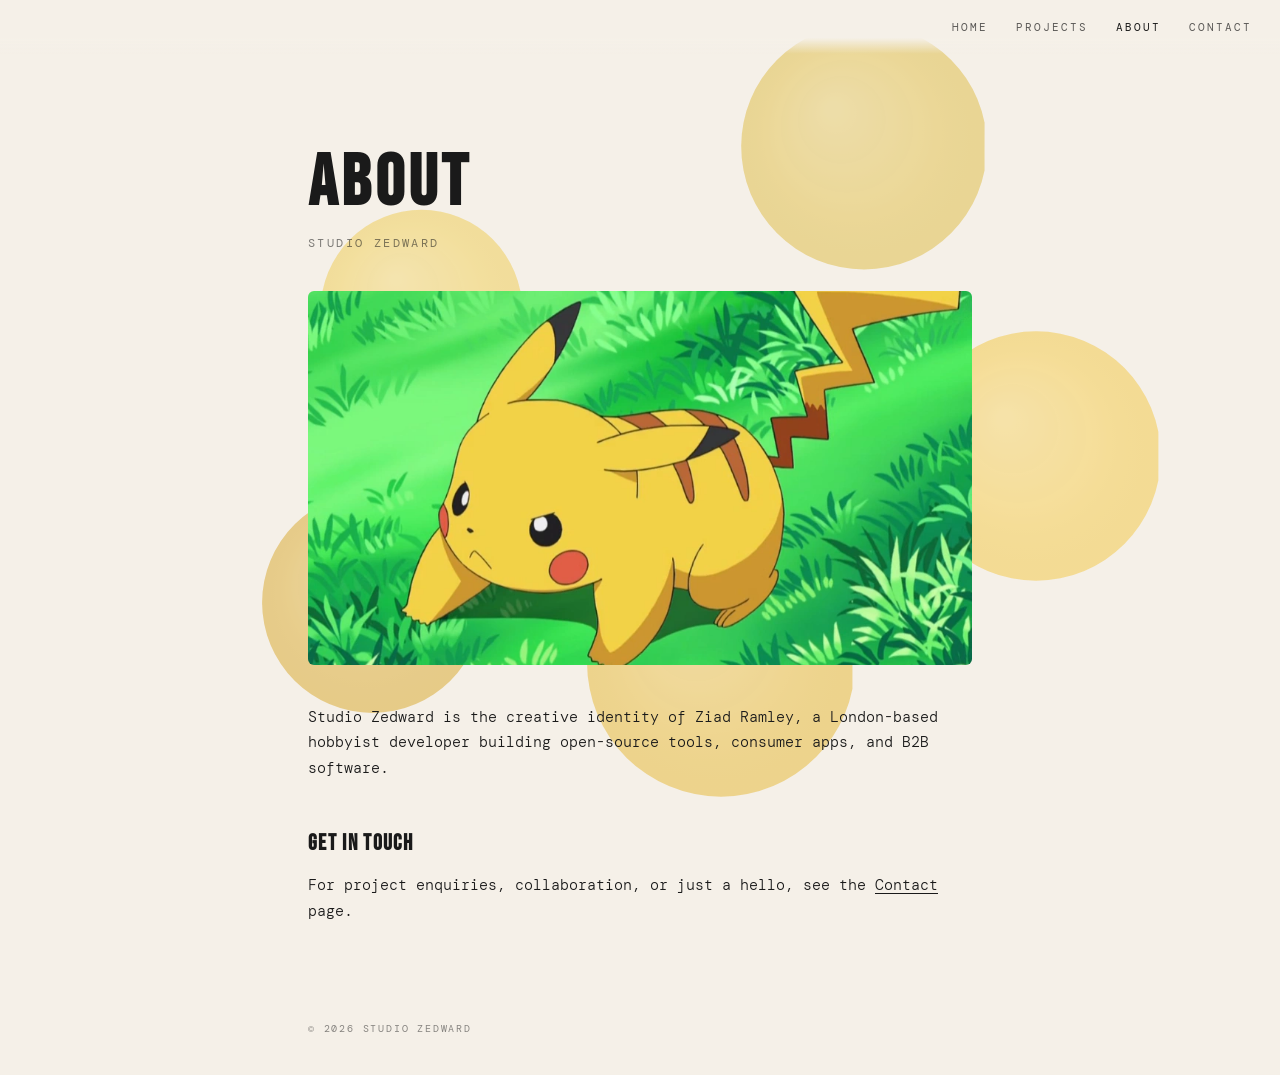
<file: about.html>
<!DOCTYPE html>
<html lang="en">
<head>
<meta charset="UTF-8">
<meta name="viewport" content="width=device-width, initial-scale=1.0">
<title>About — Studio Zedward</title>
<meta name="description" content="About Studio Zedward — A London-based solo developer building open-source tools, consumer apps, and B2B software.">
<meta name="author" content="Studio Zedward">
<link rel="canonical" href="https://studiozedward.com/about.html">

<!-- Open Graph -->
<meta property="og:type" content="website">
<meta property="og:site_name" content="Studio Zedward">
<meta property="og:title" content="About — Studio Zedward">
<meta property="og:description" content="About Studio Zedward — A London-based solo developer building open-source tools, consumer apps, and B2B software.">
<meta property="og:url" content="https://studiozedward.com/about.html">
<meta property="og:image" content="https://studiozedward.com/images/og-default.png">

<!-- Twitter Card -->
<meta name="twitter:card" content="summary_large_image">
<meta name="twitter:site" content="@StudioZedward">
<meta name="twitter:title" content="About — Studio Zedward">
<meta name="twitter:description" content="About Studio Zedward — A London-based solo developer building open-source tools, consumer apps, and B2B software.">
<meta name="twitter:image" content="https://studiozedward.com/images/og-default.png">

<link rel="icon" type="image/svg+xml" href="/favicon.svg">
<link rel="apple-touch-icon" href="/images/apple-touch-icon.png">
<link rel="manifest" href="/manifest.json">

<link rel="preconnect" href="https://fonts.googleapis.com">
<link rel="preconnect" href="https://fonts.gstatic.com" crossorigin>
<link rel="stylesheet" href="https://fonts.googleapis.com/css2?family=Bebas+Neue&family=DM+Mono:wght@300;400&display=swap">

<link rel="stylesheet" href="css/base.css">
<link rel="stylesheet" href="css/page.css">

<script src="js/analytics.js" defer></script>

<script type="application/ld+json">
{
  "@context": "https://schema.org",
  "@type": "Person",
  "name": "Zedward",
  "url": "https://studiozedward.com",
  "jobTitle": "Solo Developer",
  "sameAs": ["https://x.com/StudioZedward"]
}
</script>
</head>
<body>

<nav>
  <a href="index.html">Home</a>
  <div class="nav-dropdown">
    <span tabindex="0">Projects</span>
    <div class="nav-dropdown-menu">
      <a href="pip-token.html">Pip-Token</a>
      <a href="meowify.html">Meowify</a>
      <a href="commbini.html">Commbini</a>
    </div>
  </div>
  <a href="about.html" class="active">About</a>
  <a href="contact.html">Contact</a>
</nav>

<canvas id="bg-canvas"></canvas>

<main>
  <h1>About</h1>
  <p class="subtitle">Studio Zedward</p>

  <div class="hero-image" style="background: #F5C842; padding: 0; overflow: hidden;">
    <img src="images/about/pika.png" alt="Studio Zedward" style="width: 100%; height: 100%; object-fit: cover; display: block;">
  </div>

  <div class="body-text">

    <p>Studio Zedward is the creative identity of Ziad Ramley, a London-based hobbyist developer building open-source tools, consumer apps, and B2B software.</p>

    <h2>Get in touch</h2>
    <p>For project enquiries, collaboration, or just a hello, see the <a href="contact.html">Contact</a> page.</p>
  </div>
</main>

<footer>
  <span>&copy; 2026 Studio Zedward</span>
</footer>

<script type="module">
  import { initDecorativeBlobs } from './js/decorative-blobs.js';
  initDecorativeBlobs(document.getElementById('bg-canvas'), {
    colors: ['#F5C842', '#E8B832', '#D9A82A', '#F0CC50', '#E0BC42'],
    count: 5,
  });
</script>
</body>
</html>
</file>
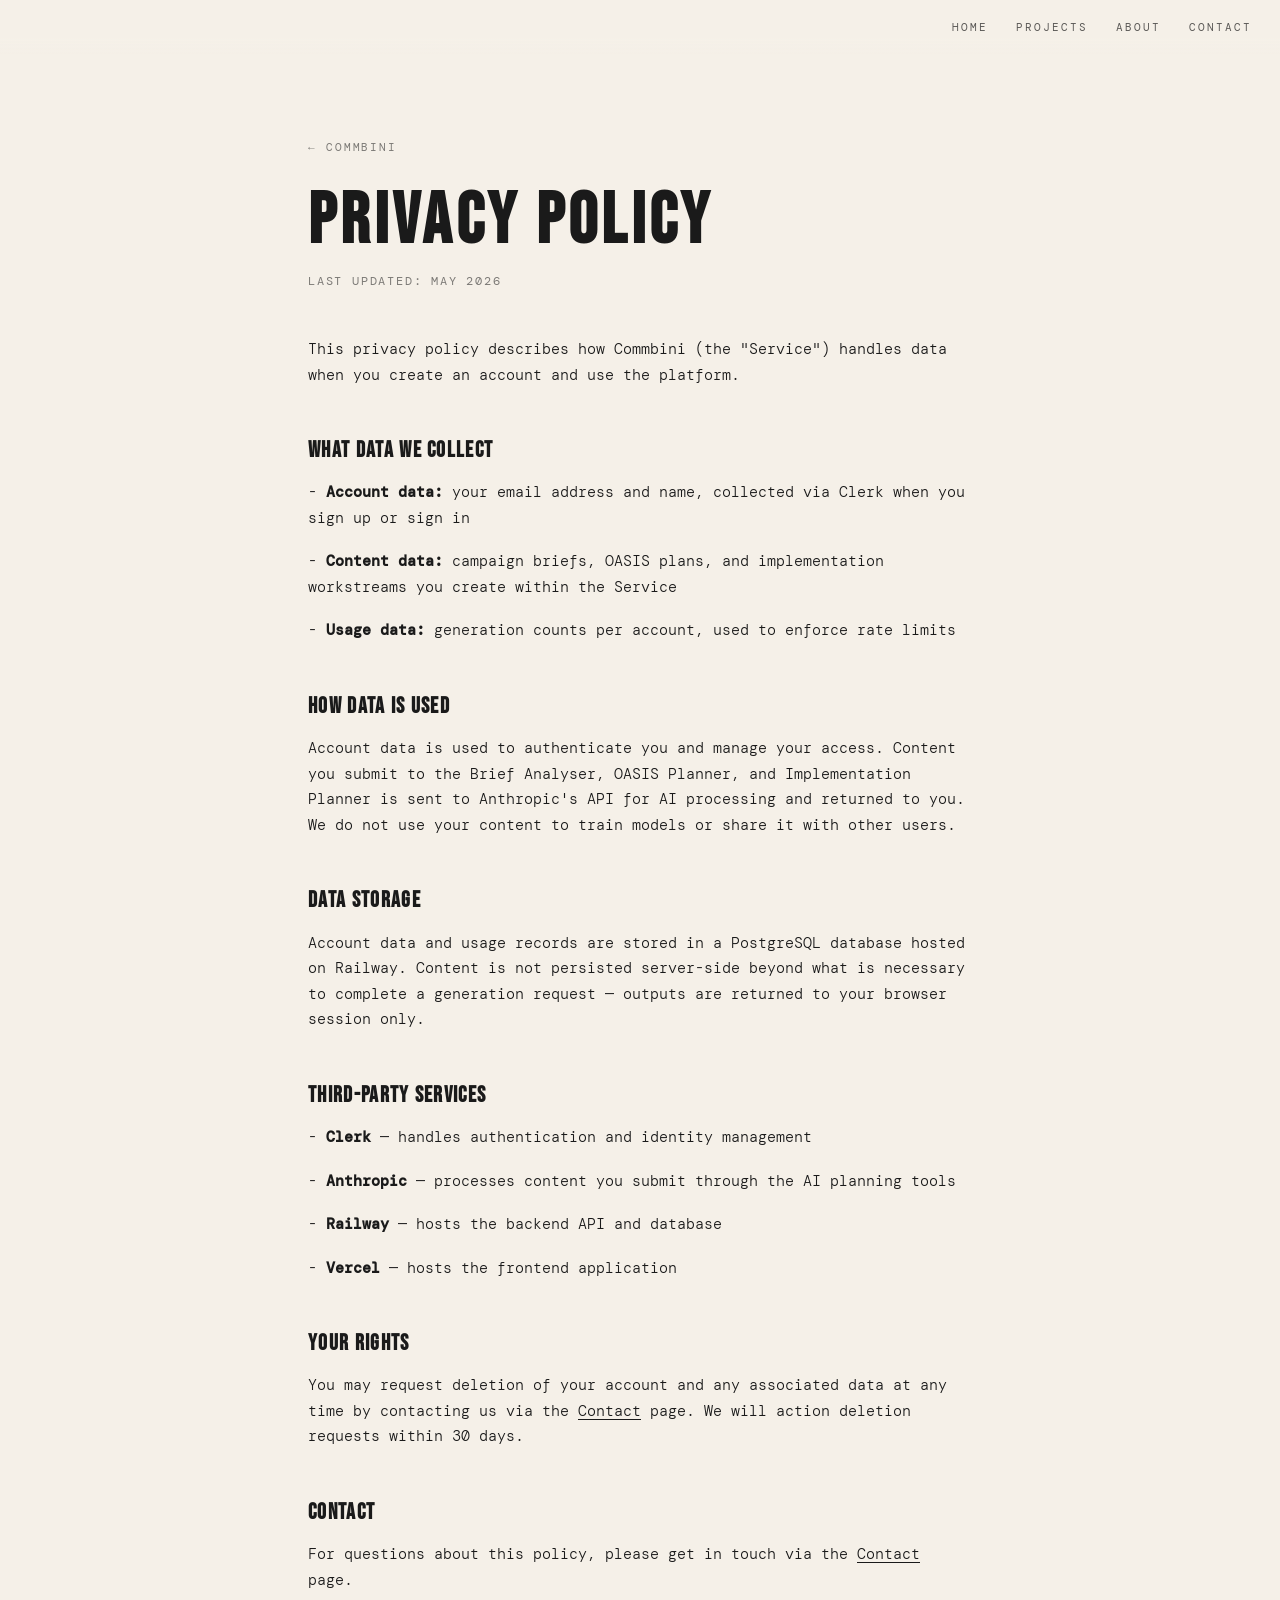
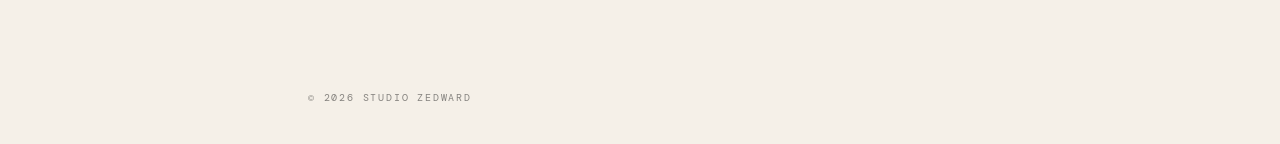
<file: commbini-privacy.html>
<!DOCTYPE html>
<html lang="en">
<head>
<meta charset="UTF-8">
<meta name="viewport" content="width=device-width, initial-scale=1.0">
<title>Commbini Privacy Policy — Studio Zedward</title>
<meta name="description" content="Privacy Policy for Commbini — How the service handles your data.">
<meta name="author" content="Studio Zedward">
<link rel="canonical" href="https://studiozedward.com/commbini-privacy.html">

<!-- Open Graph -->
<meta property="og:type" content="website">
<meta property="og:site_name" content="Studio Zedward">
<meta property="og:title" content="Commbini Privacy Policy — Studio Zedward">
<meta property="og:description" content="Privacy Policy for Commbini — How the service handles your data.">
<meta property="og:url" content="https://studiozedward.com/commbini-privacy.html">
<meta property="og:image" content="https://studiozedward.com/images/og-default.png">

<!-- Twitter Card -->
<meta name="twitter:card" content="summary_large_image">
<meta name="twitter:site" content="@StudioZedward">
<meta name="twitter:title" content="Commbini Privacy Policy — Studio Zedward">
<meta name="twitter:description" content="Privacy Policy for Commbini — How the service handles your data.">
<meta name="twitter:image" content="https://studiozedward.com/images/og-default.png">

<link rel="icon" type="image/svg+xml" href="/favicon.svg">
<link rel="apple-touch-icon" href="/images/apple-touch-icon.png">
<link rel="manifest" href="/manifest.json">

<link rel="preconnect" href="https://fonts.googleapis.com">
<link rel="preconnect" href="https://fonts.gstatic.com" crossorigin>
<link rel="stylesheet" href="https://fonts.googleapis.com/css2?family=Bebas+Neue&family=DM+Mono:wght@300;400&display=swap">

<link rel="stylesheet" href="css/base.css">
<link rel="stylesheet" href="css/page.css">

<script src="js/analytics.js" defer></script>
</head>
<body>

<nav>
  <a href="index.html">Home</a>
  <div class="nav-dropdown">
    <span tabindex="0">Projects</span>
    <div class="nav-dropdown-menu">
      <a href="pip-token.html">Pip-Token</a>
      <a href="meowify.html">Meowify</a>
      <a href="commbini.html">Commbini</a>
    </div>
  </div>
  <a href="about.html">About</a>
  <a href="contact.html">Contact</a>
</nav>

<main>
  <div class="breadcrumb">
    <a href="commbini.html">&larr; Commbini</a>
  </div>

  <h1>Privacy Policy</h1>
  <p class="last-updated">Last updated: May 2026</p>

  <div class="body-text">
    <p>This privacy policy describes how Commbini (the "Service") handles data when you create an account and use the platform.</p>

    <h2>What data we collect</h2>
    <p>- <strong>Account data:</strong> your email address and name, collected via Clerk when you sign up or sign in</p>
    <p>- <strong>Content data:</strong> campaign briefs, OASIS plans, and implementation workstreams you create within the Service</p>
    <p>- <strong>Usage data:</strong> generation counts per account, used to enforce rate limits</p>

    <h2>How data is used</h2>
    <p>Account data is used to authenticate you and manage your access. Content you submit to the Brief Analyser, OASIS Planner, and Implementation Planner is sent to Anthropic's API for AI processing and returned to you. We do not use your content to train models or share it with other users.</p>

    <h2>Data storage</h2>
    <p>Account data and usage records are stored in a PostgreSQL database hosted on Railway. Content is not persisted server-side beyond what is necessary to complete a generation request — outputs are returned to your browser session only.</p>

    <h2>Third-party services</h2>
    <p>- <strong>Clerk</strong> — handles authentication and identity management</p>
    <p>- <strong>Anthropic</strong> — processes content you submit through the AI planning tools</p>
    <p>- <strong>Railway</strong> — hosts the backend API and database</p>
    <p>- <strong>Vercel</strong> — hosts the frontend application</p>

    <h2>Your rights</h2>
    <p>You may request deletion of your account and any associated data at any time by contacting us via the <a href="contact.html">Contact</a> page. We will action deletion requests within 30 days.</p>

    <h2>Contact</h2>
    <p>For questions about this policy, please get in touch via the <a href="contact.html">Contact</a> page.</p>
  </div>
</main>

<footer>
  <span>&copy; 2026 Studio Zedward</span>
</footer>

</body>
</html>
</file>
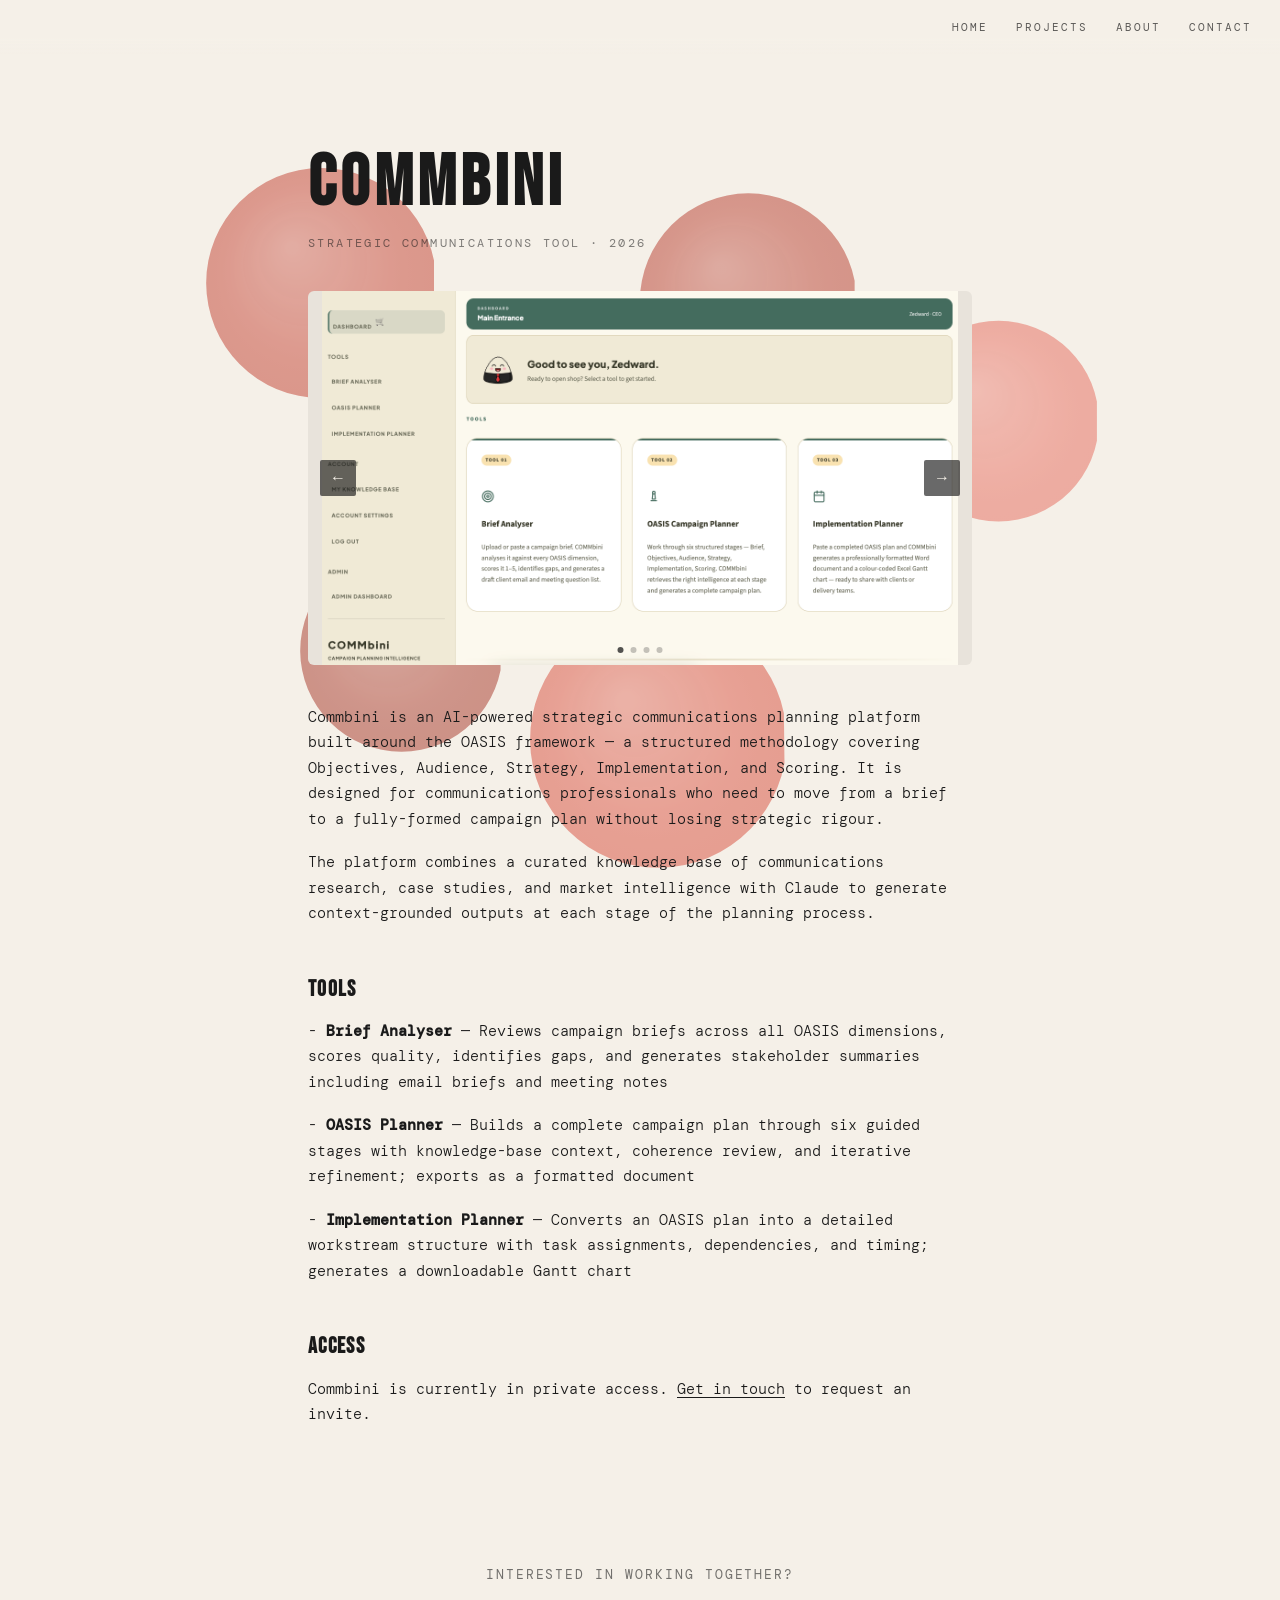
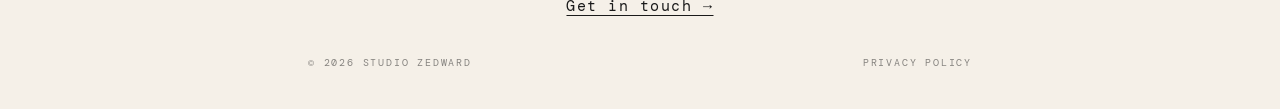
<file: commbini.html>
<!DOCTYPE html>
<html lang="en">
<head>
<meta charset="UTF-8">
<meta name="viewport" content="width=device-width, initial-scale=1.0">
<title>Commbini — Studio Zedward</title>
<meta name="description" content="Commbini — AI-powered strategic communications campaign planning built on the OASIS methodology.">
<meta name="author" content="Studio Zedward">
<link rel="canonical" href="https://studiozedward.com/commbini.html">

<!-- Open Graph -->
<meta property="og:type" content="website">
<meta property="og:site_name" content="Studio Zedward">
<meta property="og:title" content="Commbini — Studio Zedward">
<meta property="og:description" content="Commbini — AI-powered strategic communications campaign planning built on the OASIS methodology.">
<meta property="og:url" content="https://studiozedward.com/commbini.html">
<meta property="og:image" content="https://studiozedward.com/images/og-default.png">

<!-- Twitter Card -->
<meta name="twitter:card" content="summary_large_image">
<meta name="twitter:site" content="@StudioZedward">
<meta name="twitter:title" content="Commbini — Studio Zedward">
<meta name="twitter:description" content="Commbini — AI-powered strategic communications campaign planning built on the OASIS methodology.">
<meta name="twitter:image" content="https://studiozedward.com/images/og-default.png">

<link rel="icon" type="image/svg+xml" href="/favicon.svg">
<link rel="apple-touch-icon" href="/images/apple-touch-icon.png">
<link rel="manifest" href="/manifest.json">

<link rel="preconnect" href="https://fonts.googleapis.com">
<link rel="preconnect" href="https://fonts.gstatic.com" crossorigin>
<link rel="stylesheet" href="https://fonts.googleapis.com/css2?family=Bebas+Neue&family=DM+Mono:wght@300;400&display=swap">

<link rel="stylesheet" href="css/base.css">
<link rel="stylesheet" href="css/page.css">

<script src="js/analytics.js" defer></script>

<script type="application/ld+json">
{
  "@context": "https://schema.org",
  "@type": "WebApplication",
  "name": "Commbini",
  "applicationCategory": "BusinessApplication",
  "author": { "@type": "Person", "name": "Zedward" },
  "url": "https://studiozedward.com/commbini.html"
}
</script>
</head>
<body>

<nav>
  <a href="index.html">Home</a>
  <div class="nav-dropdown">
    <span tabindex="0">Projects</span>
    <div class="nav-dropdown-menu">
      <a href="pip-token.html">Pip-Token</a>
      <a href="meowify.html">Meowify</a>
      <a href="commbini.html">Commbini</a>
    </div>
  </div>
  <a href="about.html">About</a>
  <a href="contact.html">Contact</a>
</nav>

<canvas id="bg-canvas"></canvas>

<main>
  <h1>Commbini</h1>
  <p class="subtitle">Strategic communications tool · 2026</p>

  <div class="carousel" role="region" aria-label="Commbini screenshots">
    <div class="carousel-track">
      <img src="images/commbini/commbini1.png" alt="Commbini screenshot 1">
      <img src="images/commbini/commbini2.png" alt="Commbini screenshot 2">
      <img src="images/commbini/commbini3.png" alt="Commbini screenshot 3">
      <img src="images/commbini/commbini4.png" alt="Commbini screenshot 4">
    </div>
    <button class="carousel-btn prev" aria-label="Previous slide">&#8592;</button>
    <button class="carousel-btn next" aria-label="Next slide">&#8594;</button>
    <div class="carousel-dots">
      <button class="carousel-dot active" aria-label="Slide 1"></button>
      <button class="carousel-dot" aria-label="Slide 2"></button>
      <button class="carousel-dot" aria-label="Slide 3"></button>
      <button class="carousel-dot" aria-label="Slide 4"></button>
    </div>
  </div>

  <div class="body-text">
    <p>Commbini is an AI-powered strategic communications planning platform built around the OASIS framework — a structured methodology covering Objectives, Audience, Strategy, Implementation, and Scoring. It is designed for communications professionals who need to move from a brief to a fully-formed campaign plan without losing strategic rigour.</p>

    <p>The platform combines a curated knowledge base of communications research, case studies, and market intelligence with Claude to generate context-grounded outputs at each stage of the planning process.</p>

    <h2>Tools</h2>
    <p>- <strong>Brief Analyser</strong> — Reviews campaign briefs across all OASIS dimensions, scores quality, identifies gaps, and generates stakeholder summaries including email briefs and meeting notes</p>
    <p>- <strong>OASIS Planner</strong> — Builds a complete campaign plan through six guided stages with knowledge-base context, coherence review, and iterative refinement; exports as a formatted document</p>
    <p>- <strong>Implementation Planner</strong> — Converts an OASIS plan into a detailed workstream structure with task assignments, dependencies, and timing; generates a downloadable Gantt chart</p>

    <h2>Access</h2>
    <p>Commbini is currently in private access. <a href="contact.html">Get in touch</a> to request an invite.</p>
  </div>
</main>

<div class="cta">
  <p>Interested in working together?</p>
  <a href="contact.html">Get in touch &rarr;</a>
</div>

<footer>
  <span>&copy; 2026 Studio Zedward</span>
  <a href="commbini-privacy.html">Privacy Policy</a>
</footer>

<script type="module">
  import { initDecorativeBlobs } from './js/decorative-blobs.js';
  initDecorativeBlobs(document.getElementById('bg-canvas'), {
    colors: ['#E86A5C', '#D94F3D', '#A83729', '#C44131', '#B83C2D'],
    count: 5,
  });

  const track = document.querySelector('.carousel-track');
  const dots = document.querySelectorAll('.carousel-dot');
  const total = dots.length;
  let current = 0;

  function goTo(n) {
    current = (n + total) % total;
    track.style.transform = `translateX(-${current * 100}%)`;
    dots.forEach((d, i) => d.classList.toggle('active', i === current));
  }

  document.querySelector('.carousel-btn.prev').addEventListener('click', () => goTo(current - 1));
  document.querySelector('.carousel-btn.next').addEventListener('click', () => goTo(current + 1));
  dots.forEach((dot, i) => dot.addEventListener('click', () => goTo(i)));

  document.addEventListener('keydown', e => {
    if (e.key === 'ArrowLeft') goTo(current - 1);
    if (e.key === 'ArrowRight') goTo(current + 1);
  });
</script>
</body>
</html>
</file>
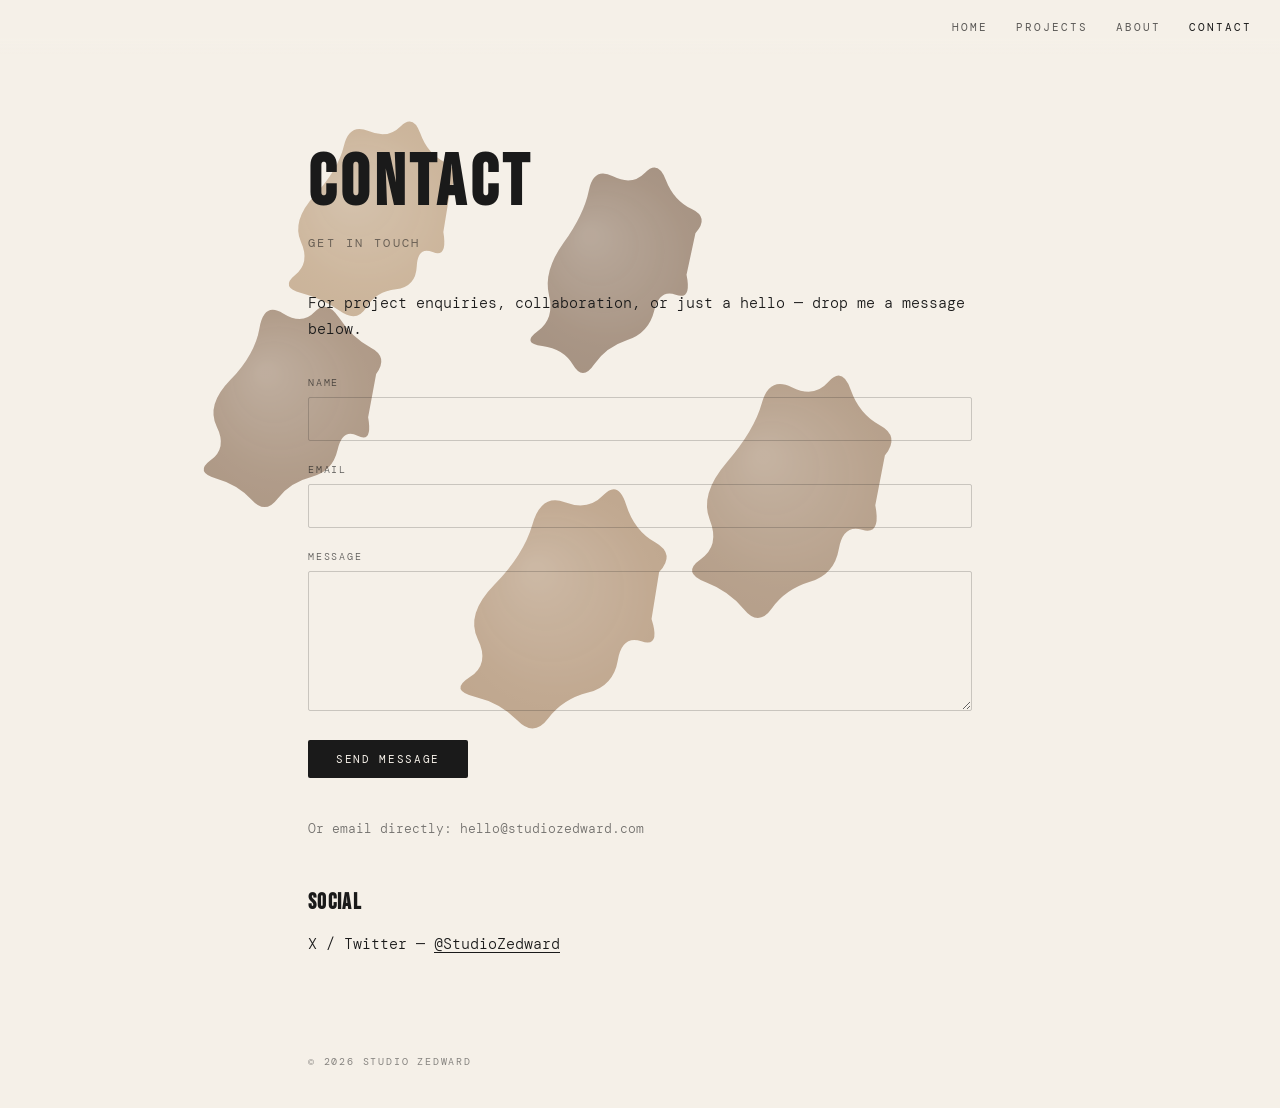
<file: contact.html>
<!DOCTYPE html>
<html lang="en">
<head>
<meta charset="UTF-8">
<meta name="viewport" content="width=device-width, initial-scale=1.0">
<title>Contact — Studio Zedward</title>
<meta name="description" content="Contact Studio Zedward — Get in touch for project enquiries, collaboration, or a hello.">
<meta name="author" content="Studio Zedward">
<link rel="canonical" href="https://studiozedward.com/contact.html">

<!-- Open Graph -->
<meta property="og:type" content="website">
<meta property="og:site_name" content="Studio Zedward">
<meta property="og:title" content="Contact — Studio Zedward">
<meta property="og:description" content="Contact Studio Zedward — Get in touch for project enquiries, collaboration, or a hello.">
<meta property="og:url" content="https://studiozedward.com/contact.html">
<meta property="og:image" content="https://studiozedward.com/images/og-default.png">

<!-- Twitter Card -->
<meta name="twitter:card" content="summary_large_image">
<meta name="twitter:site" content="@StudioZedward">
<meta name="twitter:title" content="Contact — Studio Zedward">
<meta name="twitter:description" content="Contact Studio Zedward — Get in touch for project enquiries, collaboration, or a hello.">
<meta name="twitter:image" content="https://studiozedward.com/images/og-default.png">

<link rel="icon" type="image/svg+xml" href="/favicon.svg">
<link rel="apple-touch-icon" href="/images/apple-touch-icon.png">
<link rel="manifest" href="/manifest.json">

<link rel="preconnect" href="https://fonts.googleapis.com">
<link rel="preconnect" href="https://fonts.gstatic.com" crossorigin>
<link rel="stylesheet" href="https://fonts.googleapis.com/css2?family=Bebas+Neue&family=DM+Mono:wght@300;400&display=swap">

<link rel="stylesheet" href="css/base.css">
<link rel="stylesheet" href="css/page.css">
<style>
  .contact-form {
    margin-top: 32px;
  }
  .contact-form label {
    display: block;
    font-size: 10px;
    letter-spacing: 0.18em;
    text-transform: uppercase;
    opacity: 0.7;
    margin-bottom: 6px;
  }
  .contact-form input,
  .contact-form textarea {
    width: 100%;
    padding: 12px 14px;
    font-family: 'DM Mono', monospace;
    font-size: 14px;
    font-weight: 300;
    background: transparent;
    border: 1px solid rgba(26, 26, 26, 0.2);
    border-radius: 2px;
    color: #1a1a1a;
    margin-bottom: 20px;
    transition: border-color 0.2s ease;
  }
  .contact-form input:focus,
  .contact-form textarea:focus {
    outline: none;
    border-color: rgba(26, 26, 26, 0.6);
  }
  .contact-form textarea {
    min-height: 140px;
    resize: vertical;
  }
  .contact-form button {
    background: #1a1a1a;
    color: #F5F0E8;
    border: none;
    padding: 12px 28px;
    font-family: 'DM Mono', monospace;
    font-size: 11px;
    letter-spacing: 0.15em;
    text-transform: uppercase;
    cursor: pointer;
    border-radius: 2px;
    transition: opacity 0.2s ease;
  }
  .contact-form button:hover {
    opacity: 0.8;
  }
  .contact-fallback {
    margin-top: 40px;
    font-size: 13px;
    opacity: 0.6;
  }
</style>

<script src="js/analytics.js" defer></script>
</head>
<body>

<nav>
  <a href="index.html">Home</a>
  <div class="nav-dropdown">
    <span tabindex="0">Projects</span>
    <div class="nav-dropdown-menu">
      <a href="pip-token.html">Pip-Token</a>
      <a href="meowify.html">Meowify</a>
      <a href="commbini.html">Commbini</a>
    </div>
  </div>
  <a href="about.html">About</a>
  <a href="contact.html" class="active">Contact</a>
</nav>

<canvas id="bg-canvas"></canvas>

<main>
  <h1>Contact</h1>
  <p class="subtitle">Get in touch</p>

  <div class="body-text">
    <p>For project enquiries, collaboration, or just a hello — drop me a message below.</p>

    <form class="contact-form" action="https://formspree.io/f/YOUR_FORM_ID" method="POST">
      <label for="name">Name</label>
      <input type="text" id="name" name="name" required>

      <label for="email">Email</label>
      <input type="email" id="email" name="email" required>

      <label for="message">Message</label>
      <textarea id="message" name="message" required></textarea>

      <button type="submit">Send message</button>
    </form>

    <p class="contact-fallback">Or email directly: hello@studiozedward.com</p>

    <h2>Social</h2>
    <p>X / Twitter — <a href="https://x.com/StudioZedward" target="_blank" rel="noopener">@StudioZedward</a></p>
  </div>
</main>

<footer>
  <span>&copy; 2026 Studio Zedward</span>
</footer>

<script type="module">
  import { initDecorativeBlobs } from './js/decorative-blobs.js';
  initDecorativeBlobs(document.getElementById('bg-canvas'), {
    colors: ['#7A5230', '#8C6038', '#6B4528', '#A37A4F', '#5C3920'],
    count: 5,
  });
</script>
</body>
</html>
</file>
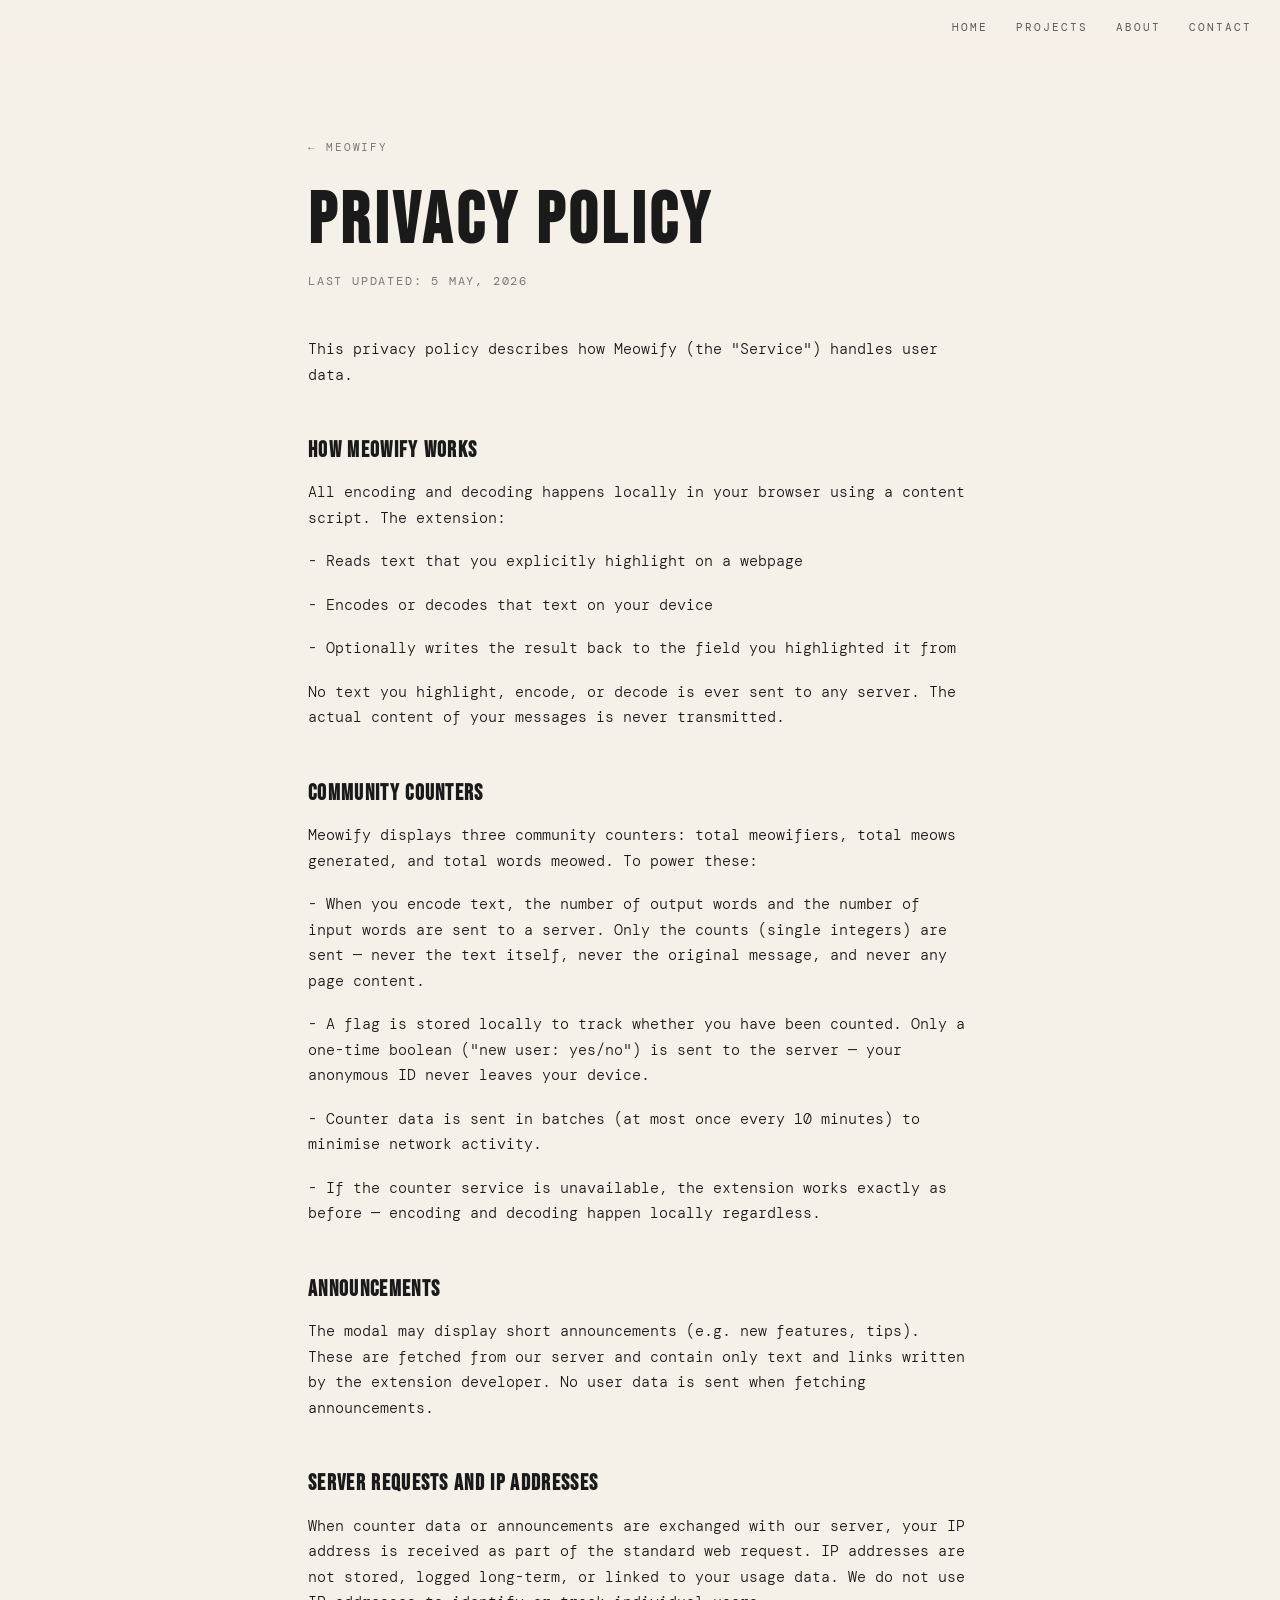
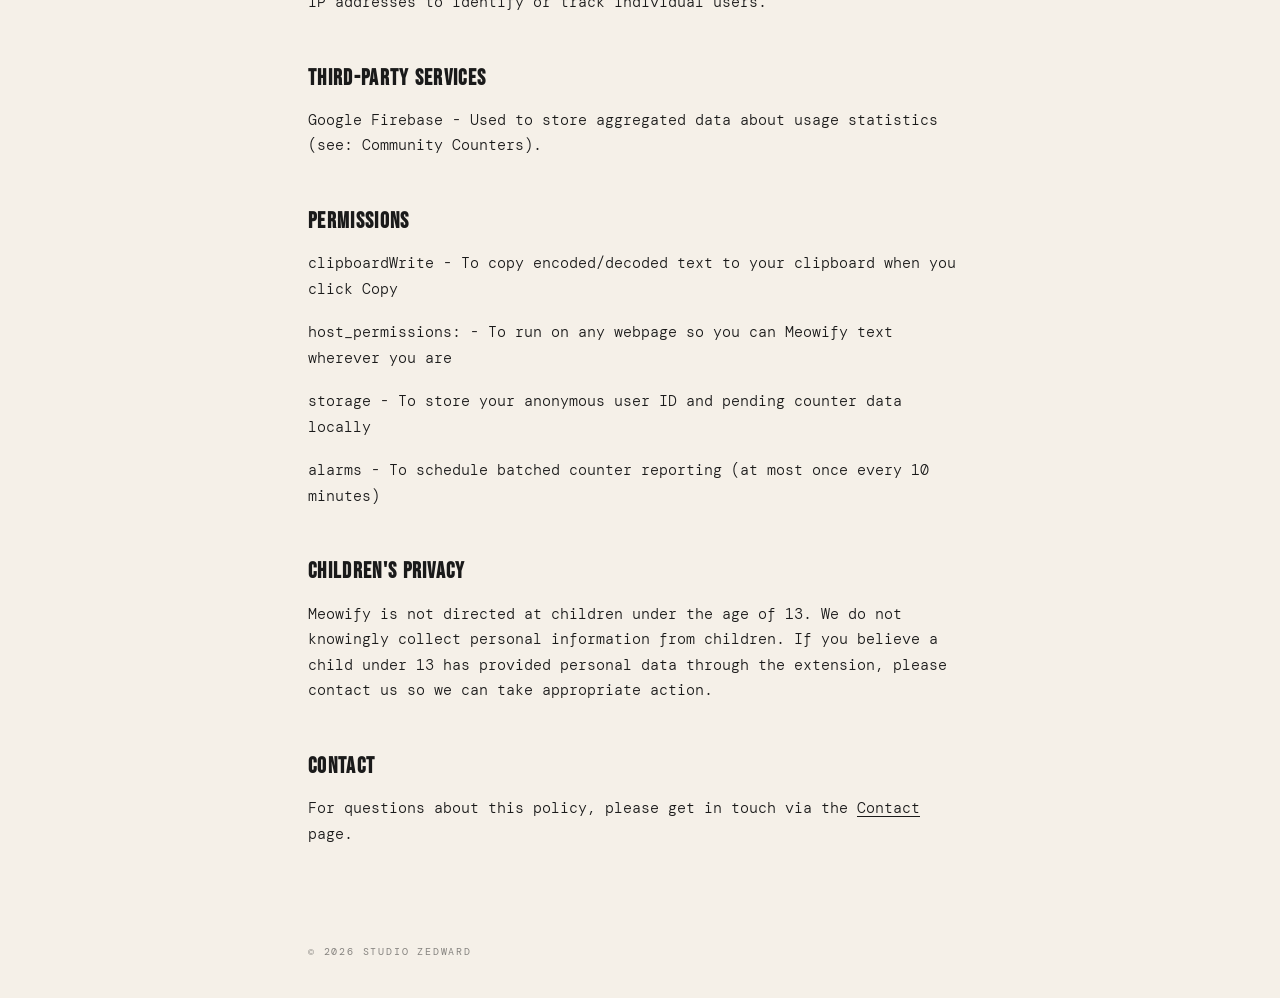
<file: meowify-privacy.html>
<!DOCTYPE html>
<html lang="en">
<head>
<meta charset="UTF-8">
<meta name="viewport" content="width=device-width, initial-scale=1.0">
<title>Meowify Privacy Policy — Studio Zedward</title>
<meta name="description" content="Privacy Policy for Meowify — How the service handles your data.">
<meta name="author" content="Studio Zedward">
<link rel="canonical" href="https://studiozedward.com/meowify-privacy.html">

<!-- Open Graph -->
<meta property="og:type" content="website">
<meta property="og:site_name" content="Studio Zedward">
<meta property="og:title" content="Meowify Privacy Policy — Studio Zedward">
<meta property="og:description" content="Privacy Policy for Meowify — How the service handles your data.">
<meta property="og:url" content="https://studiozedward.com/meowify-privacy.html">
<meta property="og:image" content="https://studiozedward.com/images/og-default.png">

<!-- Twitter Card -->
<meta name="twitter:card" content="summary_large_image">
<meta name="twitter:site" content="@StudioZedward">
<meta name="twitter:title" content="Meowify Privacy Policy — Studio Zedward">
<meta name="twitter:description" content="Privacy Policy for Meowify — How the service handles your data.">
<meta name="twitter:image" content="https://studiozedward.com/images/og-default.png">

<link rel="icon" type="image/svg+xml" href="/favicon.svg">
<link rel="apple-touch-icon" href="/images/apple-touch-icon.png">
<link rel="manifest" href="/manifest.json">

<link rel="preconnect" href="https://fonts.googleapis.com">
<link rel="preconnect" href="https://fonts.gstatic.com" crossorigin>
<link rel="stylesheet" href="https://fonts.googleapis.com/css2?family=Bebas+Neue&family=DM+Mono:wght@300;400&display=swap">

<link rel="stylesheet" href="css/base.css">
<link rel="stylesheet" href="css/page.css">

<script src="js/analytics.js" defer></script>
</head>
<body>

<nav>
  <a href="index.html">Home</a>
  <div class="nav-dropdown">
    <span tabindex="0">Projects</span>
    <div class="nav-dropdown-menu">
      <a href="pip-token.html">Pip-Token</a>
      <a href="meowify.html">Meowify</a>
      <a href="commbini.html">Commbini</a>
    </div>
  </div>
  <a href="about.html">About</a>
  <a href="contact.html">Contact</a>
</nav>

<main>
  <div class="breadcrumb">
    <a href="meowify.html">&larr; Meowify</a>
  </div>

  <h1>Privacy Policy</h1>
  <p class="last-updated">Last updated: 5 May, 2026</p>

  <div class="body-text">
    <p>This privacy policy describes how Meowify (the "Service") handles user data.</p>

    <h2>How Meowify works</h2>
    <p>All encoding and decoding happens locally in your browser using a content script. The extension:

    <p>- Reads text that you explicitly highlight on a webpage</p>
    <p>- Encodes or decodes that text on your device</p>
    <p>- Optionally writes the result back to the field you highlighted it from</p>
    <p>No text you highlight, encode, or decode is ever sent to any server. The actual content of your messages is never transmitted.</p>

    <h2>Community counters</h2>
    <p>Meowify displays three community counters: total meowifiers, total meows generated, and total words meowed. To power these:

    <p>- When you encode text, the number of output words and the number of input words are sent to a server. Only the counts (single integers) are sent — never the text itself, never the original message, and never any page content.</p>
    <p>- A flag is stored locally to track whether you have been counted. Only a one-time boolean ("new user: yes/no") is sent to the server — your anonymous ID never leaves your device.</p>
    <p>- Counter data is sent in batches (at most once every 10 minutes) to minimise network activity.</p>
    <p>- If the counter service is unavailable, the extension works exactly as before — encoding and decoding happen locally regardless.</p>

    <h2>Announcements</h2>
    <p>The modal may display short announcements (e.g. new features, tips). These are fetched from our server and contain only text and links written by the extension developer. No user data is sent when fetching announcements.</p>

    <h2>Server requests and IP addresses</h2>
    <p>When counter data or announcements are exchanged with our server, your IP address is received as part of the standard web request. IP addresses are not stored, logged long-term, or linked to your usage data. We do not use IP addresses to identify or track individual users.</p>

    <h2>Third-party services</h2>
    <p>Google Firebase - Used to store aggregated data about usage statistics (see: Community Counters).</p>

    <h2>Permissions</h2>
    <p>clipboardWrite - To copy encoded/decoded text to your clipboard when you click Copy</p>
    <p>host_permissions: <all_urls> - To run on any webpage so you can Meowify text wherever you are</p>
    <p>storage - To store your anonymous user ID and pending counter data locally</p>
    <p>alarms - To schedule batched counter reporting (at most once every 10 minutes)</p>

    <h2>Children's Privacy</h2>
    <p>Meowify is not directed at children under the age of 13. We do not knowingly collect personal information from children. If you believe a child under 13 has provided personal data through the extension, please contact us so we can take appropriate action.</p>

    <h2>Contact</h2>
    <p>For questions about this policy, please get in touch via the <a href="contact.html">Contact</a> page.</p>
  </div>
</main>

<footer>
  <span>&copy; 2026 Studio Zedward</span>
</footer>

</body>
</html>
</file>
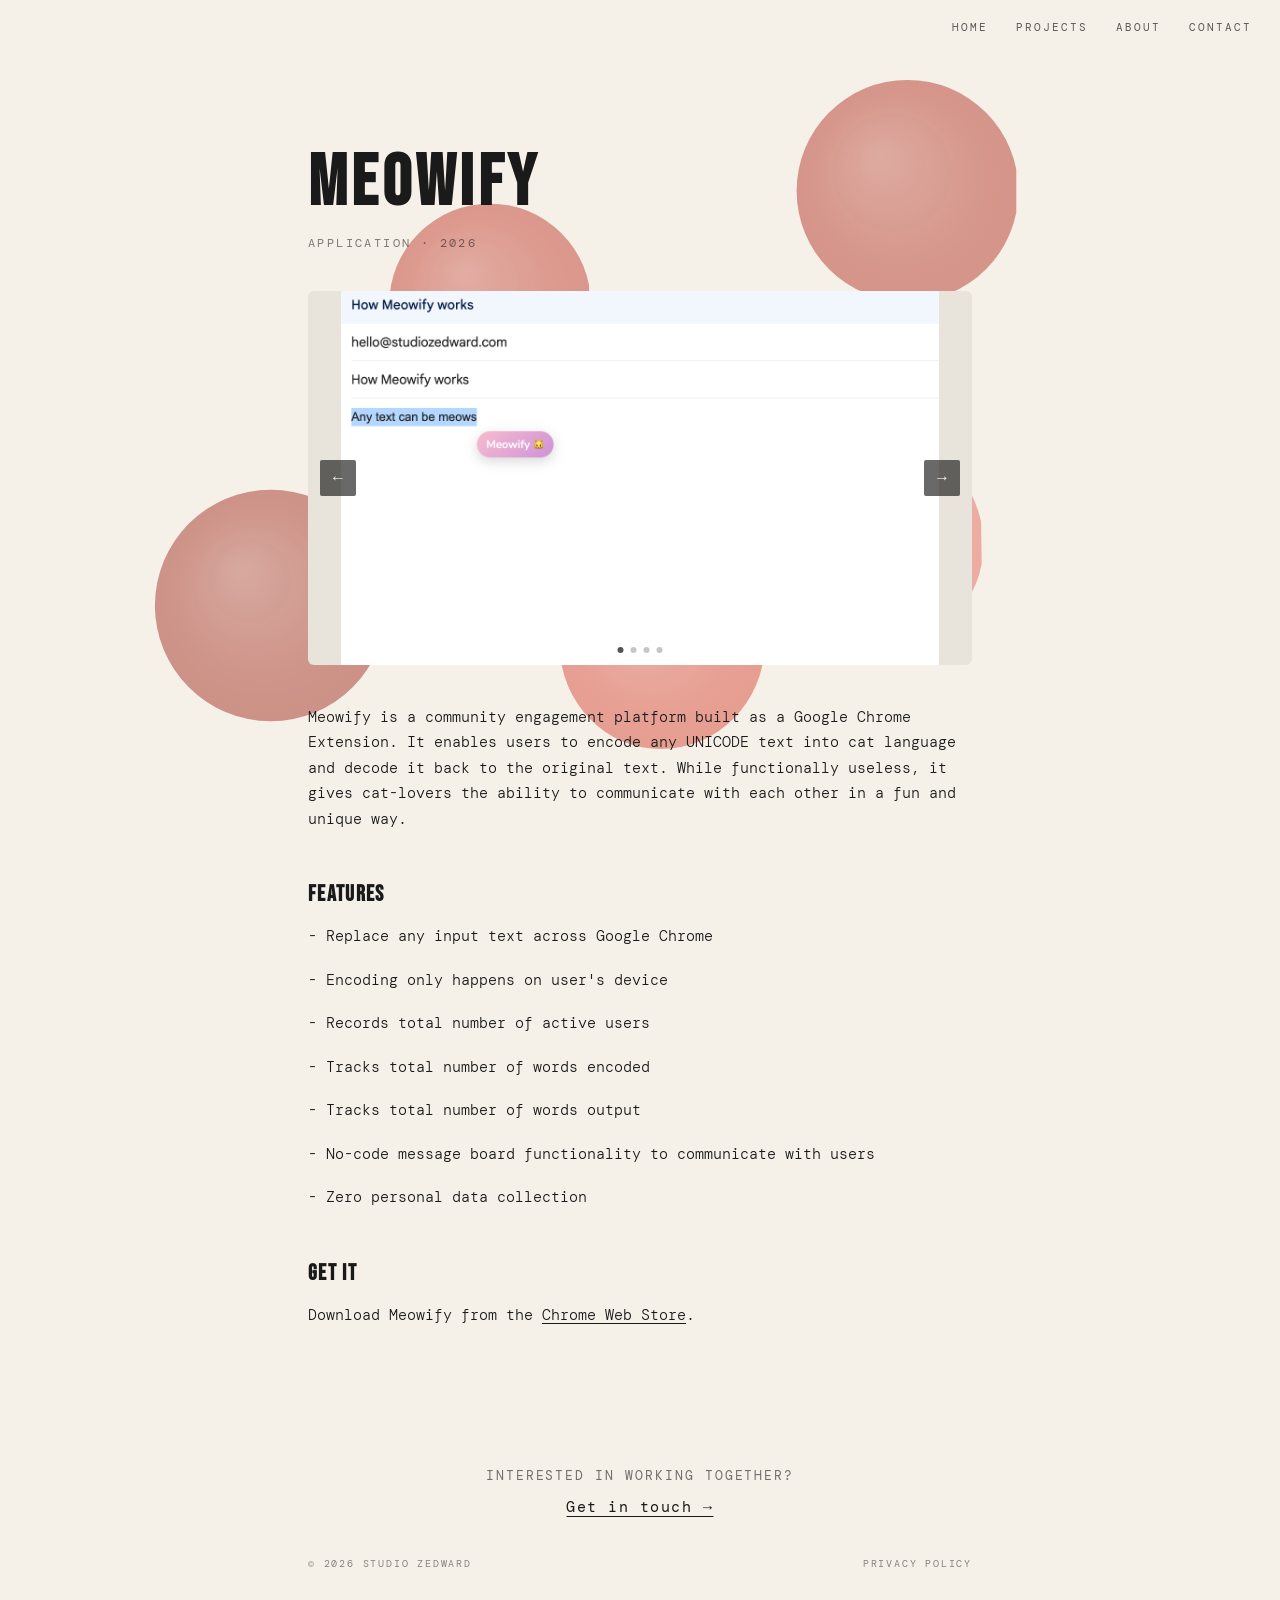
<file: meowify.html>
<!DOCTYPE html>
<html lang="en">
<head>
<meta charset="UTF-8">
<meta name="viewport" content="width=device-width, initial-scale=1.0">
<title>Meowify — Studio Zedward</title>
<meta name="description" content="Meowify — A Studio Zedward project. Details coming soon.">
<meta name="author" content="Studio Zedward">
<link rel="canonical" href="https://studiozedward.com/meowify.html">

<!-- Open Graph -->
<meta property="og:type" content="website">
<meta property="og:site_name" content="Studio Zedward">
<meta property="og:title" content="Meowify — Studio Zedward">
<meta property="og:description" content="Meowify — A Studio Zedward project. Details coming soon.">
<meta property="og:url" content="https://studiozedward.com/meowify.html">
<meta property="og:image" content="https://studiozedward.com/images/og-default.png">

<!-- Twitter Card -->
<meta name="twitter:card" content="summary_large_image">
<meta name="twitter:site" content="@StudioZedward">
<meta name="twitter:title" content="Meowify — Studio Zedward">
<meta name="twitter:description" content="Meowify — A Studio Zedward project. Details coming soon.">
<meta name="twitter:image" content="https://studiozedward.com/images/og-default.png">

<link rel="icon" type="image/svg+xml" href="/favicon.svg">
<link rel="apple-touch-icon" href="/images/apple-touch-icon.png">
<link rel="manifest" href="/manifest.json">

<link rel="preconnect" href="https://fonts.googleapis.com">
<link rel="preconnect" href="https://fonts.gstatic.com" crossorigin>
<link rel="stylesheet" href="https://fonts.googleapis.com/css2?family=Bebas+Neue&family=DM+Mono:wght@300;400&display=swap">

<link rel="stylesheet" href="css/base.css">
<link rel="stylesheet" href="css/page.css">

<script src="js/analytics.js" defer></script>

<script type="application/ld+json">
{
  "@context": "https://schema.org",
  "@type": "SoftwareApplication",
  "name": "Meowify",
  "applicationCategory": "Application",
  "author": { "@type": "Person", "name": "Zedward" },
  "url": "https://studiozedward.com/meowify.html"
}
</script>
</head>
<body>

<nav>
  <a href="index.html">Home</a>
  <div class="nav-dropdown">
    <span tabindex="0">Projects</span>
    <div class="nav-dropdown-menu">
      <a href="pip-token.html">Pip-Token</a>
      <a href="meowify.html">Meowify</a>
      <a href="commbini.html">Commbini</a>
    </div>
  </div>
  <a href="about.html">About</a>
  <a href="contact.html">Contact</a>
</nav>

<canvas id="bg-canvas"></canvas>

<main>
  <h1>Meowify</h1>
  <p class="subtitle">Application · 2026</p>

  <div class="carousel" role="region" aria-label="Meowify screenshots">
    <div class="carousel-track">
      <img src="images/meowify/meowify1.png" alt="Meowify screenshot 1">
      <img src="images/meowify/meowify2.png" alt="Meowify screenshot 2">
      <img src="images/meowify/meowify3.png" alt="Meowify screenshot 3">
      <img src="images/meowify/meowify4.png" alt="Meowify screenshot 4">
    </div>
    <button class="carousel-btn prev" aria-label="Previous slide">&#8592;</button>
    <button class="carousel-btn next" aria-label="Next slide">&#8594;</button>
    <div class="carousel-dots">
      <button class="carousel-dot active" aria-label="Slide 1"></button>
      <button class="carousel-dot" aria-label="Slide 2"></button>
      <button class="carousel-dot" aria-label="Slide 3"></button>
      <button class="carousel-dot" aria-label="Slide 4"></button>
    </div>
  </div>

  <div class="body-text">
    <p>Meowify is a community engagement platform built as a Google Chrome Extension. It enables users to encode any UNICODE text into cat language and decode it back to the original text. While functionally useless, it gives cat-lovers the ability to communicate with each other in a fun and unique way.</p>

    <h2>Features</h2>
    <p>- Replace any input text across Google Chrome</p>
    <p>- Encoding only happens on user's device</p>
    <p>- Records total number of active users</p>
    <p>- Tracks total number of words encoded</p>
    <p>- Tracks total number of words output</p>
    <p>- No-code message board functionality to communicate with users</p>
    <p>- Zero personal data collection</p>
    
    <h2>Get it</h2>
    <p>Download Meowify from the <a href="https://chromewebstore.google.com/detail/afabocofakinoedmpbcnkijmljjflpdc?utm_source=item-share-cb" target="_blank" rel="noopener noreferrer">Chrome Web Store</a>.</p>
  </div>
</main>

<div class="cta">
  <p>Interested in working together?</p>
  <a href="contact.html">Get in touch &rarr;</a>
</div>

<footer>
  <span>&copy; 2026 Studio Zedward</span>
  <a href="meowify-privacy.html">Privacy Policy</a>
</footer>

<script type="module">
  import { initDecorativeBlobs } from './js/decorative-blobs.js';
  initDecorativeBlobs(document.getElementById('bg-canvas'), {
    colors: ['#E86A5C', '#D94F3D', '#A83729', '#C44131', '#B83C2D'],
    count: 5,
  });

  const track = document.querySelector('.carousel-track');
  const dots = document.querySelectorAll('.carousel-dot');
  const total = dots.length;
  let current = 0;

  function goTo(n) {
    current = (n + total) % total;
    track.style.transform = `translateX(-${current * 100}%)`;
    dots.forEach((d, i) => d.classList.toggle('active', i === current));
  }

  document.querySelector('.carousel-btn.prev').addEventListener('click', () => goTo(current - 1));
  document.querySelector('.carousel-btn.next').addEventListener('click', () => goTo(current + 1));
  dots.forEach((dot, i) => dot.addEventListener('click', () => goTo(i)));

  document.addEventListener('keydown', e => {
    if (e.key === 'ArrowLeft') goTo(current - 1);
    if (e.key === 'ArrowRight') goTo(current + 1);
  });
</script>
</body>
</html>
</file>
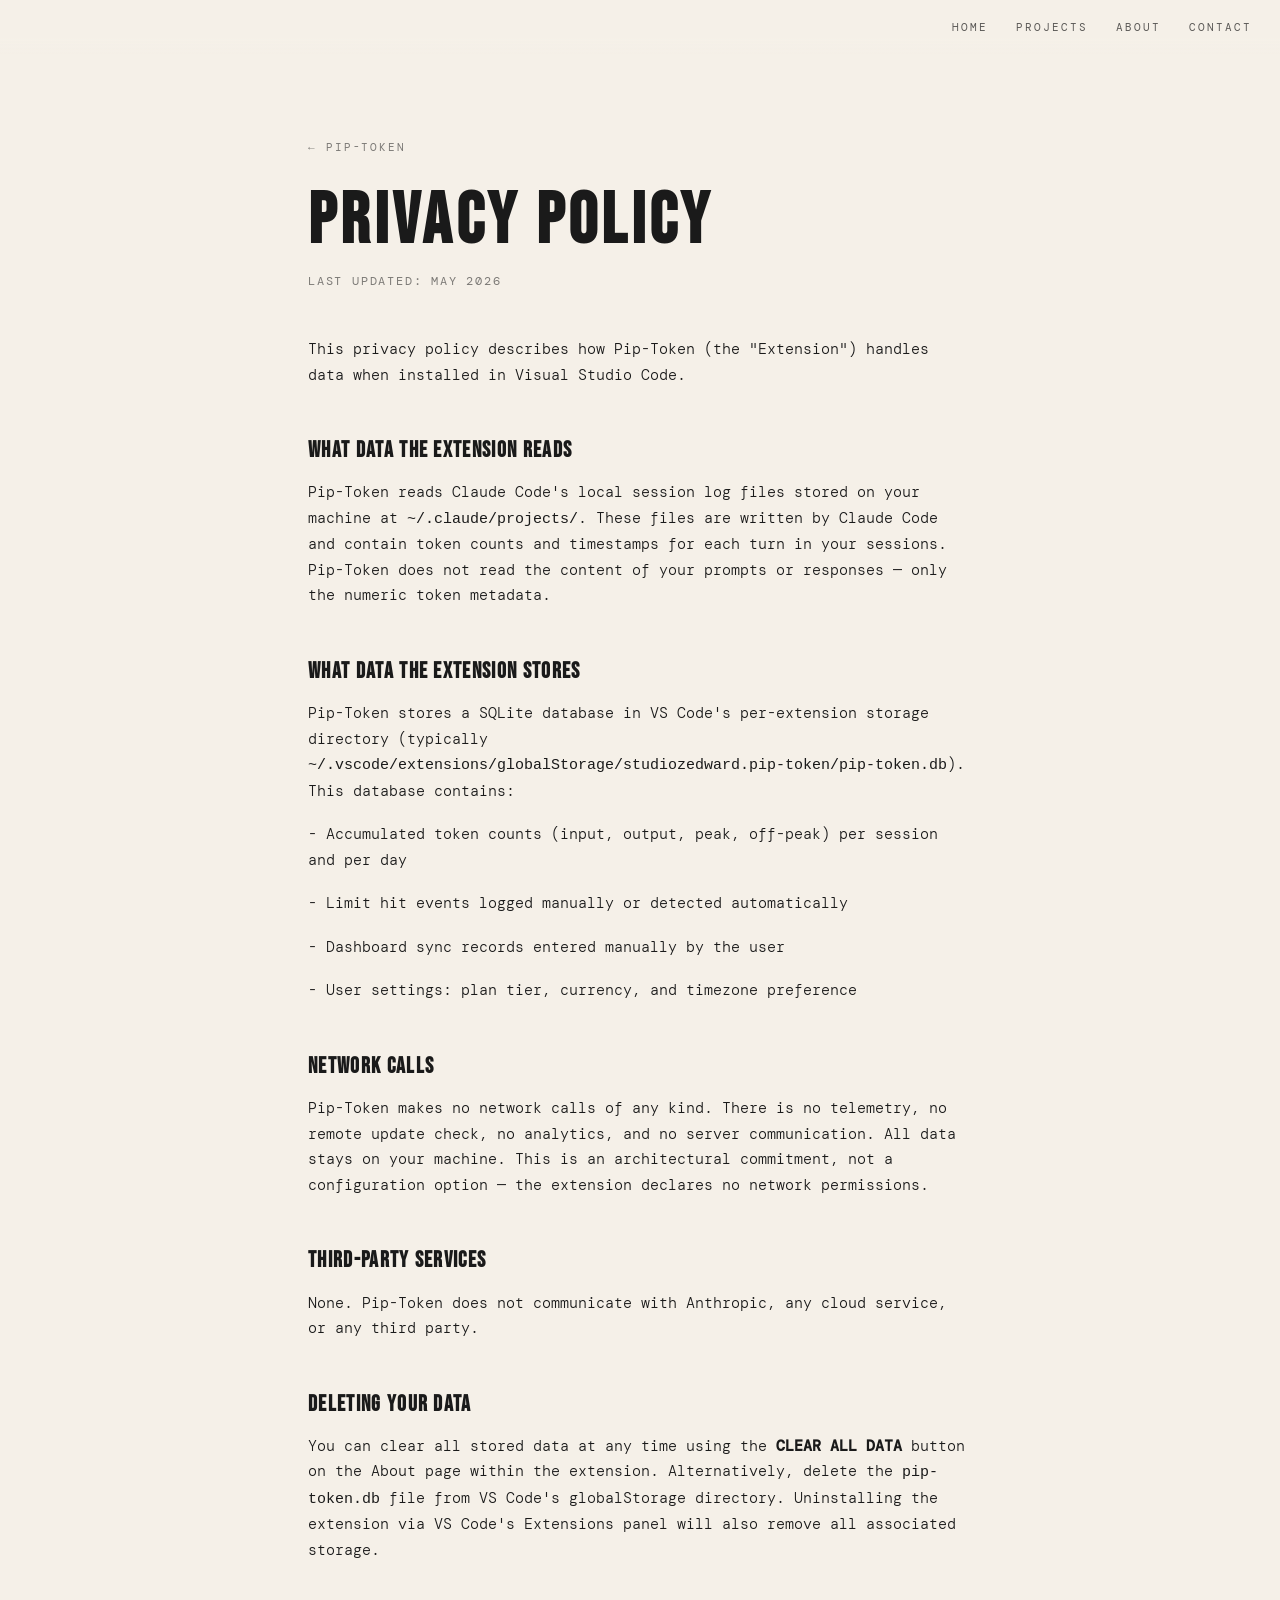
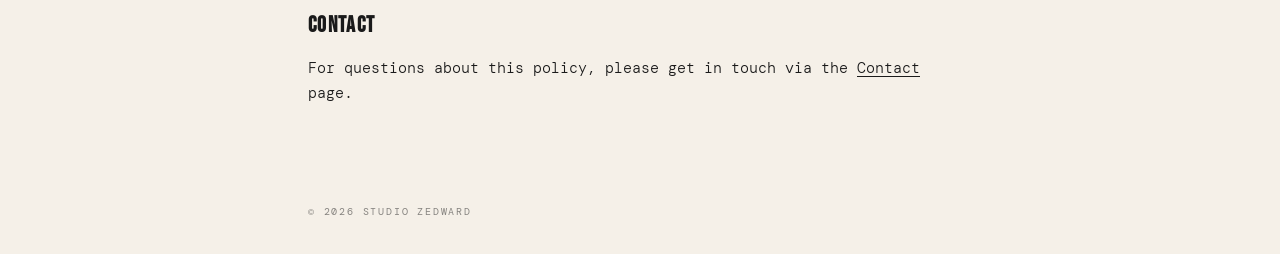
<file: pip-token-privacy.html>
<!DOCTYPE html>
<html lang="en">
<head>
<meta charset="UTF-8">
<meta name="viewport" content="width=device-width, initial-scale=1.0">
<title>Pip-Token Privacy Policy — Studio Zedward</title>
<meta name="description" content="Privacy Policy for Pip-Token — How the extension handles your data.">
<meta name="author" content="Studio Zedward">
<link rel="canonical" href="https://studiozedward.com/pip-token-privacy.html">

<!-- Open Graph -->
<meta property="og:type" content="website">
<meta property="og:site_name" content="Studio Zedward">
<meta property="og:title" content="Pip-Token Privacy Policy — Studio Zedward">
<meta property="og:description" content="Privacy Policy for Pip-Token — How the extension handles your data.">
<meta property="og:url" content="https://studiozedward.com/pip-token-privacy.html">
<meta property="og:image" content="https://studiozedward.com/images/og-default.png">

<!-- Twitter Card -->
<meta name="twitter:card" content="summary_large_image">
<meta name="twitter:site" content="@StudioZedward">
<meta name="twitter:title" content="Pip-Token Privacy Policy — Studio Zedward">
<meta name="twitter:description" content="Privacy Policy for Pip-Token — How the extension handles your data.">
<meta name="twitter:image" content="https://studiozedward.com/images/og-default.png">

<link rel="icon" type="image/svg+xml" href="/favicon.svg">
<link rel="apple-touch-icon" href="/images/apple-touch-icon.png">
<link rel="manifest" href="/manifest.json">

<link rel="preconnect" href="https://fonts.googleapis.com">
<link rel="preconnect" href="https://fonts.gstatic.com" crossorigin>
<link rel="stylesheet" href="https://fonts.googleapis.com/css2?family=Bebas+Neue&family=DM+Mono:wght@300;400&display=swap">

<link rel="stylesheet" href="css/base.css">
<link rel="stylesheet" href="css/page.css">

<script src="js/analytics.js" defer></script>
</head>
<body>

<nav>
  <a href="index.html">Home</a>
  <div class="nav-dropdown">
    <span tabindex="0">Projects</span>
    <div class="nav-dropdown-menu">
      <a href="pip-token.html">Pip-Token</a>
      <a href="meowify.html">Meowify</a>
      <a href="commbini.html">Commbini</a>
    </div>
  </div>
  <a href="about.html">About</a>
  <a href="contact.html">Contact</a>
</nav>

<main>
  <div class="breadcrumb">
    <a href="pip-token.html">&larr; Pip-Token</a>
  </div>

  <h1>Privacy Policy</h1>
  <p class="last-updated">Last updated: May 2026</p>

  <div class="body-text">
    <p>This privacy policy describes how Pip-Token (the "Extension") handles data when installed in Visual Studio Code.</p>

    <h2>What data the extension reads</h2>
    <p>Pip-Token reads Claude Code's local session log files stored on your machine at <code>~/.claude/projects/</code>. These files are written by Claude Code and contain token counts and timestamps for each turn in your sessions. Pip-Token does not read the content of your prompts or responses — only the numeric token metadata.</p>

    <h2>What data the extension stores</h2>
    <p>Pip-Token stores a SQLite database in VS Code's per-extension storage directory (typically <code>~/.vscode/extensions/globalStorage/studiozedward.pip-token/pip-token.db</code>). This database contains:</p>
    <p>- Accumulated token counts (input, output, peak, off-peak) per session and per day</p>
    <p>- Limit hit events logged manually or detected automatically</p>
    <p>- Dashboard sync records entered manually by the user</p>
    <p>- User settings: plan tier, currency, and timezone preference</p>

    <h2>Network calls</h2>
    <p>Pip-Token makes no network calls of any kind. There is no telemetry, no remote update check, no analytics, and no server communication. All data stays on your machine. This is an architectural commitment, not a configuration option — the extension declares no network permissions.</p>

    <h2>Third-party services</h2>
    <p>None. Pip-Token does not communicate with Anthropic, any cloud service, or any third party.</p>

    <h2>Deleting your data</h2>
    <p>You can clear all stored data at any time using the <strong>CLEAR ALL DATA</strong> button on the About page within the extension. Alternatively, delete the <code>pip-token.db</code> file from VS Code's globalStorage directory. Uninstalling the extension via VS Code's Extensions panel will also remove all associated storage.</p>

    <h2>Contact</h2>
    <p>For questions about this policy, please get in touch via the <a href="contact.html">Contact</a> page.</p>
  </div>
</main>

<footer>
  <span>&copy; 2026 Studio Zedward</span>
</footer>

</body>
</html>
</file>
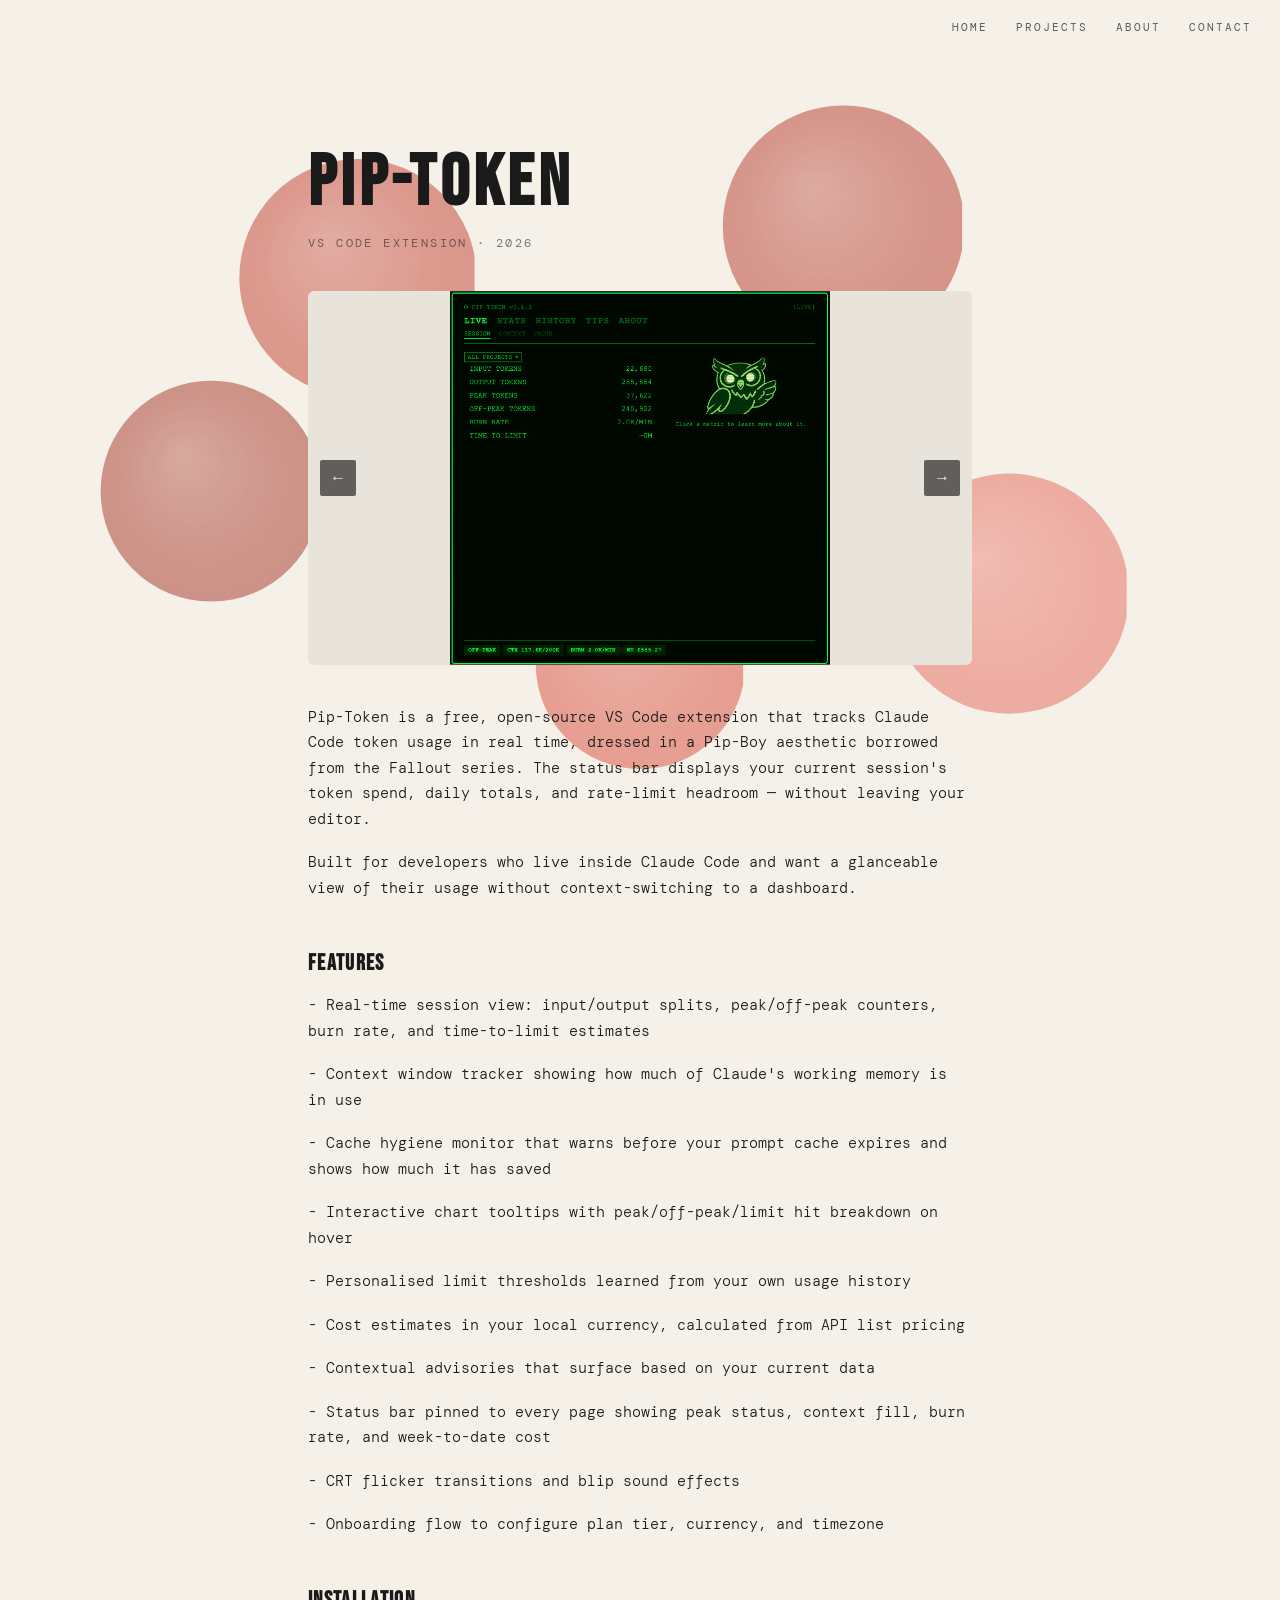
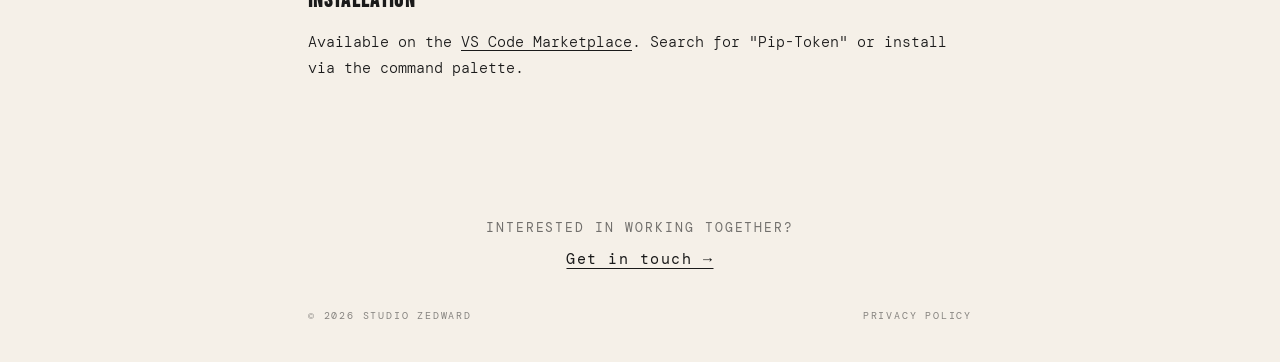
<file: pip-token.html>
<!DOCTYPE html>
<html lang="en">
<head>
<meta charset="UTF-8">
<meta name="viewport" content="width=device-width, initial-scale=1.0">
<title>Pip-Token — Studio Zedward</title>
<meta name="description" content="Pip-Token — A free VS Code extension that tracks Claude Code token usage with a retro Pip-Boy aesthetic.">
<meta name="author" content="Studio Zedward">
<link rel="canonical" href="https://studiozedward.com/pip-token.html">

<!-- Open Graph -->
<meta property="og:type" content="website">
<meta property="og:site_name" content="Studio Zedward">
<meta property="og:title" content="Pip-Token — Studio Zedward">
<meta property="og:description" content="Pip-Token — A free VS Code extension that tracks Claude Code token usage with a retro Pip-Boy aesthetic.">
<meta property="og:url" content="https://studiozedward.com/pip-token.html">
<meta property="og:image" content="https://studiozedward.com/images/og-default.png">

<!-- Twitter Card -->
<meta name="twitter:card" content="summary_large_image">
<meta name="twitter:site" content="@StudioZedward">
<meta name="twitter:title" content="Pip-Token — Studio Zedward">
<meta name="twitter:description" content="Pip-Token — A free VS Code extension that tracks Claude Code token usage with a retro Pip-Boy aesthetic.">
<meta name="twitter:image" content="https://studiozedward.com/images/og-default.png">

<link rel="icon" type="image/svg+xml" href="/favicon.svg">
<link rel="apple-touch-icon" href="/images/apple-touch-icon.png">
<link rel="manifest" href="/manifest.json">

<link rel="preconnect" href="https://fonts.googleapis.com">
<link rel="preconnect" href="https://fonts.gstatic.com" crossorigin>
<link rel="stylesheet" href="https://fonts.googleapis.com/css2?family=Bebas+Neue&family=DM+Mono:wght@300;400&display=swap">

<link rel="stylesheet" href="css/base.css">
<link rel="stylesheet" href="css/page.css">

<script src="js/analytics.js" defer></script>

<script type="application/ld+json">
{
  "@context": "https://schema.org",
  "@type": "SoftwareApplication",
  "name": "Pip-Token",
  "applicationCategory": "DeveloperApplication",
  "operatingSystem": "VS Code",
  "author": { "@type": "Person", "name": "Zedward" },
  "url": "https://studiozedward.com/pip-token.html"
}
</script>
</head>
<body>

<nav>
  <a href="index.html">Home</a>
  <div class="nav-dropdown">
    <span tabindex="0">Projects</span>
    <div class="nav-dropdown-menu">
      <a href="pip-token.html">Pip-Token</a>
      <a href="meowify.html">Meowify</a>
      <a href="commbini.html">Commbini</a>
    </div>
  </div>
  <a href="about.html">About</a>
  <a href="contact.html">Contact</a>
</nav>

<canvas id="bg-canvas"></canvas>

<main>
  <h1>Pip-Token</h1>
  <p class="subtitle">VS Code extension · 2026</p>

  <div class="carousel" role="region" aria-label="Pip-Token screenshots">
    <div class="carousel-track">
      <img src="images/pip-token/pip-token1.png" alt="Pip-Token screenshot 1">
      <img src="images/pip-token/pip-token2.png" alt="Pip-Token screenshot 2">
      <img src="images/pip-token/pip-token3.png" alt="Pip-Token screenshot 3">
      <img src="images/pip-token/pip-token4.png" alt="Pip-Token screenshot 4">
    </div>
    <button class="carousel-btn prev" aria-label="Previous slide">&#8592;</button>
    <button class="carousel-btn next" aria-label="Next slide">&#8594;</button>
    <div class="carousel-dots">
      <button class="carousel-dot active" aria-label="Slide 1"></button>
      <button class="carousel-dot" aria-label="Slide 2"></button>
      <button class="carousel-dot" aria-label="Slide 3"></button>
      <button class="carousel-dot" aria-label="Slide 4"></button>
    </div>
  </div>

  <div class="body-text">
    <p>Pip-Token is a free, open-source VS Code extension that tracks Claude Code token usage in real time, dressed in a Pip-Boy aesthetic borrowed from the Fallout series. The status bar displays your current session's token spend, daily totals, and rate-limit headroom — without leaving your editor.</p>

    <p>Built for developers who live inside Claude Code and want a glanceable view of their usage without context-switching to a dashboard.</p>

    <h2>Features</h2>
    <p>- Real-time session view: input/output splits, peak/off-peak counters, burn rate, and time-to-limit estimates</p>
    <p>- Context window tracker showing how much of Claude's working memory is in use</p>
    <p>- Cache hygiene monitor that warns before your prompt cache expires and shows how much it has saved</p>
    <p>- Interactive chart tooltips with peak/off-peak/limit hit breakdown on hover</p>
    <p>- Personalised limit thresholds learned from your own usage history</p>
    <p>- Cost estimates in your local currency, calculated from API list pricing</p>
    <p>- Contextual advisories that surface based on your current data</p>
    <p>- Status bar pinned to every page showing peak status, context fill, burn rate, and week-to-date cost</p>
    <p>- CRT flicker transitions and blip sound effects</p>
    <p>- Onboarding flow to configure plan tier, currency, and timezone</p>

    <h2>Installation</h2>
    <p>Available on the <a href="https://marketplace.visualstudio.com/items?itemName=StudioZedward.pip-token" target="_blank" rel="noopener noreferrer">VS Code Marketplace</a>. Search for "Pip-Token" or install via the command palette.</p>
  </div>
</main>

<div class="cta">
  <p>Interested in working together?</p>
  <a href="contact.html">Get in touch &rarr;</a>
</div>

<footer>
  <span>&copy; 2026 Studio Zedward</span>
  <a href="pip-token-privacy.html">Privacy Policy</a>
</footer>

<script type="module">
  import { initDecorativeBlobs } from './js/decorative-blobs.js';
  initDecorativeBlobs(document.getElementById('bg-canvas'), {
    colors: ['#E86A5C', '#D94F3D', '#A83729', '#C44131', '#B83C2D'],
    count: 5,
  });

  const track = document.querySelector('.carousel-track');
  const dots = document.querySelectorAll('.carousel-dot');
  const total = dots.length;
  let current = 0;

  function goTo(n) {
    current = (n + total) % total;
    track.style.transform = `translateX(-${current * 100}%)`;
    dots.forEach((d, i) => d.classList.toggle('active', i === current));
  }

  document.querySelector('.carousel-btn.prev').addEventListener('click', () => goTo(current - 1));
  document.querySelector('.carousel-btn.next').addEventListener('click', () => goTo(current + 1));
  dots.forEach((dot, i) => dot.addEventListener('click', () => goTo(i)));

  document.addEventListener('keydown', e => {
    if (e.key === 'ArrowLeft') goTo(current - 1);
    if (e.key === 'ArrowRight') goTo(current + 1);
  });
</script>
</body>
</html>
</file>
<file: css/base.css>
* { margin: 0; padding: 0; box-sizing: border-box; }

html, body {
  background: #F5F0E8;
  font-family: 'DM Mono', monospace;
  color: #1a1a1a;
  min-height: 100vh;
}

body { overflow-x: hidden; overflow-y: auto; }

nav {
  position: fixed;
  top: 0; left: 0;
  width: 100%;
  padding: 20px 28px;
  display: flex;
  justify-content: flex-end;
  align-items: center;
  gap: 28px;
  z-index: 25;
  font-family: 'DM Mono', monospace;
  font-size: 11px;
  letter-spacing: 0.18em;
  text-transform: uppercase;
  background: linear-gradient(to bottom, #F5F0E8 0%, #F5F0E8 70%, transparent 100%);
}

nav a {
  color: #1a1a1a;
  text-decoration: none;
  opacity: 0.7;
  transition: opacity 0.2s ease;
}

nav a:hover { opacity: 1; }
nav a.active { opacity: 1; font-weight: 400; }

/* Projects dropdown */
.nav-dropdown {
  position: relative;
}

.nav-dropdown > span {
  color: #1a1a1a;
  opacity: 0.7;
  cursor: default;
  transition: opacity 0.2s ease;
}

.nav-dropdown:hover > span,
.nav-dropdown:focus-within > span {
  opacity: 1;
}

.nav-dropdown-menu {
  position: absolute;
  top: 100%;
  right: 0;
  margin-top: 8px;
  background: rgba(26, 26, 26, 0.95);
  backdrop-filter: blur(8px);
  -webkit-backdrop-filter: blur(8px);
  border-radius: 4px;
  padding: 8px 0;
  min-width: 140px;
  opacity: 0;
  visibility: hidden;
  transform: translateY(-4px);
  transition: opacity 0.15s ease, transform 0.15s ease, visibility 0.15s;
}

.nav-dropdown:hover .nav-dropdown-menu,
.nav-dropdown:focus-within .nav-dropdown-menu {
  opacity: 1;
  visibility: visible;
  transform: translateY(0);
}

.nav-dropdown-menu a {
  display: block;
  padding: 6px 16px;
  color: #F5F0E8;
  opacity: 0.8;
  font-size: 11px;
  letter-spacing: 0.15em;
  text-transform: uppercase;
  text-decoration: none;
  transition: opacity 0.15s ease;
}

.nav-dropdown-menu a:hover {
  opacity: 1;
}

h1 {
  font-family: 'Bebas Neue', sans-serif;
  font-size: clamp(40px, 6vw, 72px);
  letter-spacing: 0.06em;
  margin-bottom: 8px;
}

a {
  color: #1a1a1a;
}
</file>
<file: css/page.css>
#bg-canvas {
  position: fixed;
  top: 0; left: 0;
  width: 100%; height: 100%;
  z-index: 0;
  pointer-events: none;
  opacity: 0.55;
}

main {
  position: relative;
  z-index: 10;
  max-width: 720px;
  margin: 0 auto;
  padding: 140px 28px 80px;
}

.subtitle {
  font-size: 12px;
  letter-spacing: 0.2em;
  text-transform: uppercase;
  opacity: 0.55;
  margin-bottom: 40px;
}

.hero-image {
  width: 100%;
  aspect-ratio: 16 / 9;
  background: #E86A5C;
  border-radius: 6px;
  margin-bottom: 40px;
  display: flex;
  align-items: center;
  justify-content: center;
  color: rgba(255, 255, 255, 0.6);
  font-size: 11px;
  letter-spacing: 0.2em;
  text-transform: uppercase;
}

.carousel {
  position: relative;
  width: 100%;
  overflow: hidden;
  border-radius: 6px;
  margin-bottom: 40px;
  background: #e8e3db;
}

.carousel-track {
  display: flex;
  transition: transform 0.3s ease;
}

.carousel-track img {
  min-width: 100%;
  width: 100%;
  aspect-ratio: 16 / 9;
  object-fit: contain;
  display: block;
}

.carousel-btn {
  position: absolute;
  top: 50%;
  transform: translateY(-50%);
  background: rgba(26, 26, 26, 0.65);
  color: #F5F0E8;
  border: none;
  width: 36px;
  height: 36px;
  border-radius: 2px;
  cursor: pointer;
  font-size: 16px;
  display: flex;
  align-items: center;
  justify-content: center;
  z-index: 5;
  transition: background 0.15s ease;
}

.carousel-btn:hover { background: rgba(26, 26, 26, 0.9); }
.carousel-btn.prev { left: 12px; }
.carousel-btn.next { right: 12px; }

.carousel-dots {
  position: absolute;
  bottom: 12px;
  left: 50%;
  transform: translateX(-50%);
  display: flex;
  gap: 7px;
}

.carousel-dot {
  width: 6px;
  height: 6px;
  border-radius: 50%;
  background: rgba(26, 26, 26, 0.25);
  border: none;
  cursor: pointer;
  padding: 0;
  transition: background 0.15s ease;
}

.carousel-dot.active { background: rgba(26, 26, 26, 0.75); }

.body-text {
  font-size: 15px;
  line-height: 1.7;
  font-weight: 300;
}

.body-text p { margin-bottom: 1.2em; }

.body-text h2 {
  font-family: 'Bebas Neue', sans-serif;
  font-size: 22px;
  letter-spacing: 0.06em;
  margin: 2em 0 0.5em;
}

.body-text a {
  color: #1a1a1a;
  text-decoration: underline;
  text-underline-offset: 3px;
}

.cta {
  position: relative;
  z-index: 10;
  max-width: 720px;
  margin: 0 auto;
  padding: 40px 28px;
  text-align: center;
}

.cta p {
  font-size: 13px;
  letter-spacing: 0.15em;
  text-transform: uppercase;
  opacity: 0.6;
  margin-bottom: 12px;
}

.cta a {
  color: #1a1a1a;
  font-size: 15px;
  letter-spacing: 0.1em;
  text-decoration: underline;
  text-underline-offset: 4px;
  font-weight: 400;
}

.cta a:hover {
  opacity: 0.7;
}

footer {
  position: relative;
  z-index: 10;
  max-width: 720px;
  margin: 0 auto;
  padding: 0 28px 40px;
  font-size: 10px;
  letter-spacing: 0.18em;
  text-transform: uppercase;
  opacity: 0.5;
  display: flex;
  justify-content: space-between;
  flex-wrap: wrap;
  gap: 16px;
}

footer a {
  color: #1a1a1a;
  text-decoration: none;
}

footer a:hover { text-decoration: underline; }

/* Privacy policy pages */
.breadcrumb {
  font-size: 11px;
  letter-spacing: 0.18em;
  text-transform: uppercase;
  opacity: 0.55;
  margin-bottom: 24px;
}

.breadcrumb a {
  color: #1a1a1a;
  text-decoration: none;
}

.breadcrumb a:hover { text-decoration: underline; }

.last-updated {
  font-size: 12px;
  letter-spacing: 0.15em;
  text-transform: uppercase;
  opacity: 0.55;
  margin-bottom: 48px;
}
</file>
